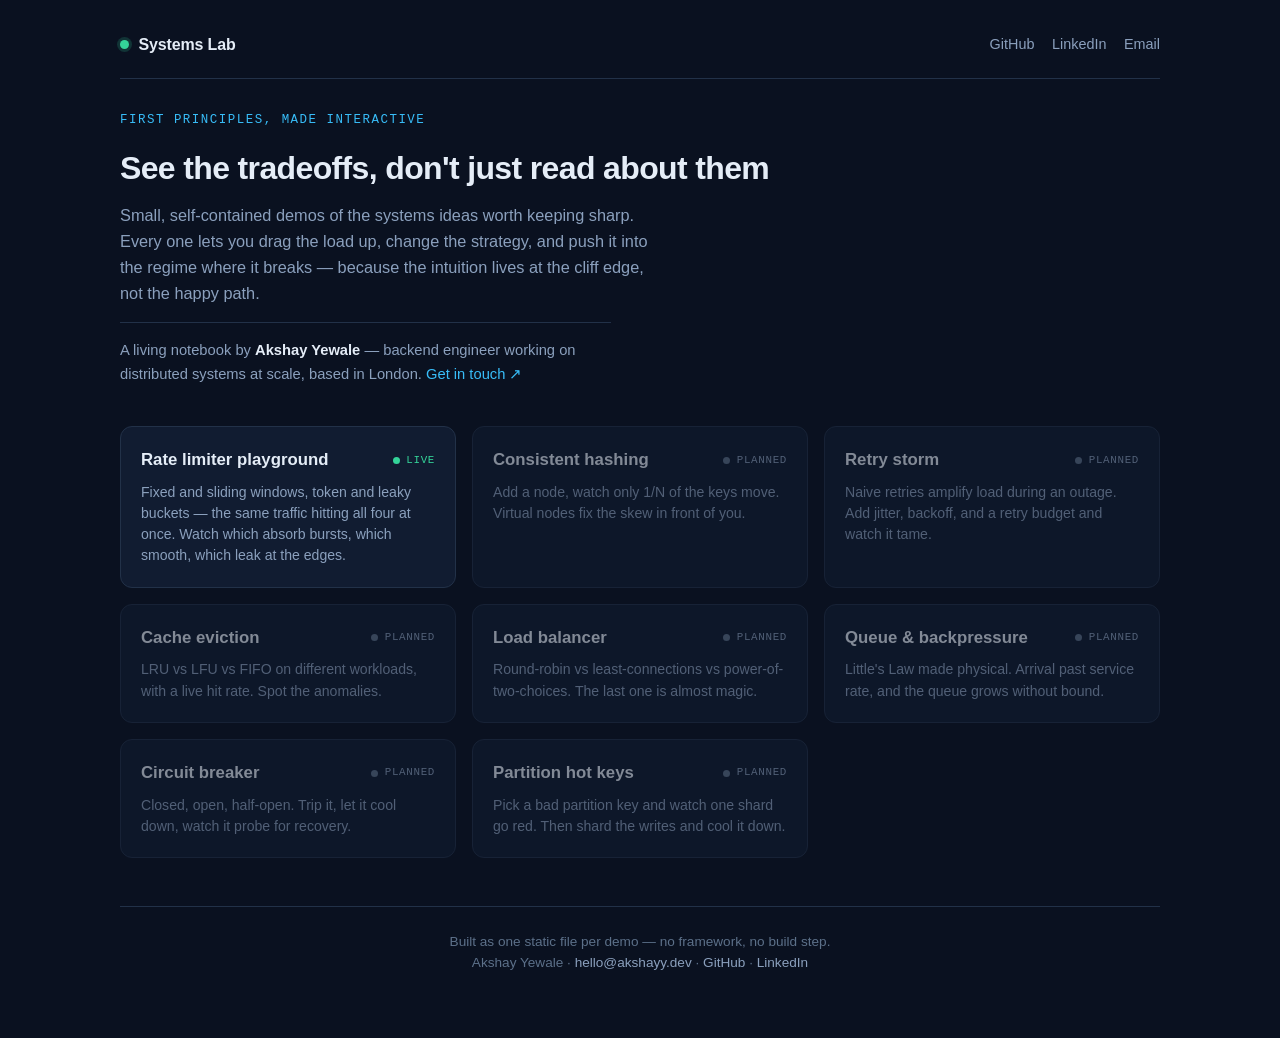
<file: index.html>
<!DOCTYPE html>
<html lang="en">
<head>
    <meta charset="UTF-8">
    <meta name="viewport" content="width=device-width, initial-scale=1.0">
    <title>Akshay Yewale — Systems Lab</title>
    <meta name="description" content="A living notebook of interactive distributed-systems demos by Akshay Yewale — rate limiters, consistent hashing, retry storms, and more. Drag the sliders, watch the tradeoffs.">
    <meta name="author" content="Akshay Yewale">

    <meta property="og:type" content="website">
    <meta property="og:title" content="Akshay Yewale — Systems Lab">
    <meta property="og:description" content="Interactive demos of distributed systems fundamentals. Drag the sliders, push each system into its failure regime, watch what breaks.">
    <meta name="twitter:card" content="summary">

    <link rel="stylesheet" href="assets/lab.css">
</head>
<body>
    <div class="wrap">
        <div class="topbar">
            <div class="brand"><span class="dot"></span> Systems Lab</div>
            <nav class="topnav">
                <a href="https://github.com/akshayy29" target="_blank" rel="noopener">GitHub</a>
                <a href="https://linkedin.com/in/yewaleakshay" target="_blank" rel="noopener">LinkedIn</a>
                <a href="mailto:hello@akshayy.dev">Email</a>
            </nav>
        </div>

        <div class="lead">
            <div class="kicker">First principles, made interactive</div>
            <h1>See the tradeoffs, don't just read about them</h1>
            <p>
                Small, self-contained demos of the systems ideas worth keeping sharp. Every one
                lets you drag the load up, change the strategy, and push it into the regime where
                it breaks — because the intuition lives at the cliff edge, not the happy path.
            </p>
            <p class="byline">
                A living notebook by <b>Akshay Yewale</b> — backend engineer working on
                distributed systems at scale, based in London.
                <a href="mailto:hello@akshayy.dev">Get in touch ↗</a>
            </p>
        </div>

        <div class="demo-grid">
            <a class="demo-card live" href="rate-limiter/">
                <div class="card-head">
                    <h2>Rate limiter playground</h2>
                    <span class="status live"><span class="s-dot"></span> live</span>
                </div>
                <p>Fixed and sliding windows, token and leaky buckets — the same traffic hitting all four at once. Watch which absorb bursts, which smooth, which leak at the edges.</p>
            </a>

            <div class="demo-card soon">
                <div class="card-head">
                    <h2>Consistent hashing</h2>
                    <span class="status"><span class="s-dot"></span> planned</span>
                </div>
                <p>Add a node, watch only 1/N of the keys move. Virtual nodes fix the skew in front of you.</p>
            </div>

            <div class="demo-card soon">
                <div class="card-head">
                    <h2>Retry storm</h2>
                    <span class="status"><span class="s-dot"></span> planned</span>
                </div>
                <p>Naive retries amplify load during an outage. Add jitter, backoff, and a retry budget and watch it tame.</p>
            </div>

            <div class="demo-card soon">
                <div class="card-head">
                    <h2>Cache eviction</h2>
                    <span class="status"><span class="s-dot"></span> planned</span>
                </div>
                <p>LRU vs LFU vs FIFO on different workloads, with a live hit rate. Spot the anomalies.</p>
            </div>

            <div class="demo-card soon">
                <div class="card-head">
                    <h2>Load balancer</h2>
                    <span class="status"><span class="s-dot"></span> planned</span>
                </div>
                <p>Round-robin vs least-connections vs power-of-two-choices. The last one is almost magic.</p>
            </div>

            <div class="demo-card soon">
                <div class="card-head">
                    <h2>Queue &amp; backpressure</h2>
                    <span class="status"><span class="s-dot"></span> planned</span>
                </div>
                <p>Little's Law made physical. Arrival past service rate, and the queue grows without bound.</p>
            </div>

            <div class="demo-card soon">
                <div class="card-head">
                    <h2>Circuit breaker</h2>
                    <span class="status"><span class="s-dot"></span> planned</span>
                </div>
                <p>Closed, open, half-open. Trip it, let it cool down, watch it probe for recovery.</p>
            </div>

            <div class="demo-card soon">
                <div class="card-head">
                    <h2>Partition hot keys</h2>
                    <span class="status"><span class="s-dot"></span> planned</span>
                </div>
                <p>Pick a bad partition key and watch one shard go red. Then shard the writes and cool it down.</p>
            </div>
        </div>

        <footer class="lab-footer">
            Built as one static file per demo — no framework, no build step.<br>
            Akshay Yewale ·
            <a href="mailto:hello@akshayy.dev">hello@akshayy.dev</a> ·
            <a href="https://github.com/akshayy29" target="_blank" rel="noopener">GitHub</a> ·
            <a href="https://linkedin.com/in/yewaleakshay" target="_blank" rel="noopener">LinkedIn</a>
        </footer>
    </div>
</body>
</html>
</file>
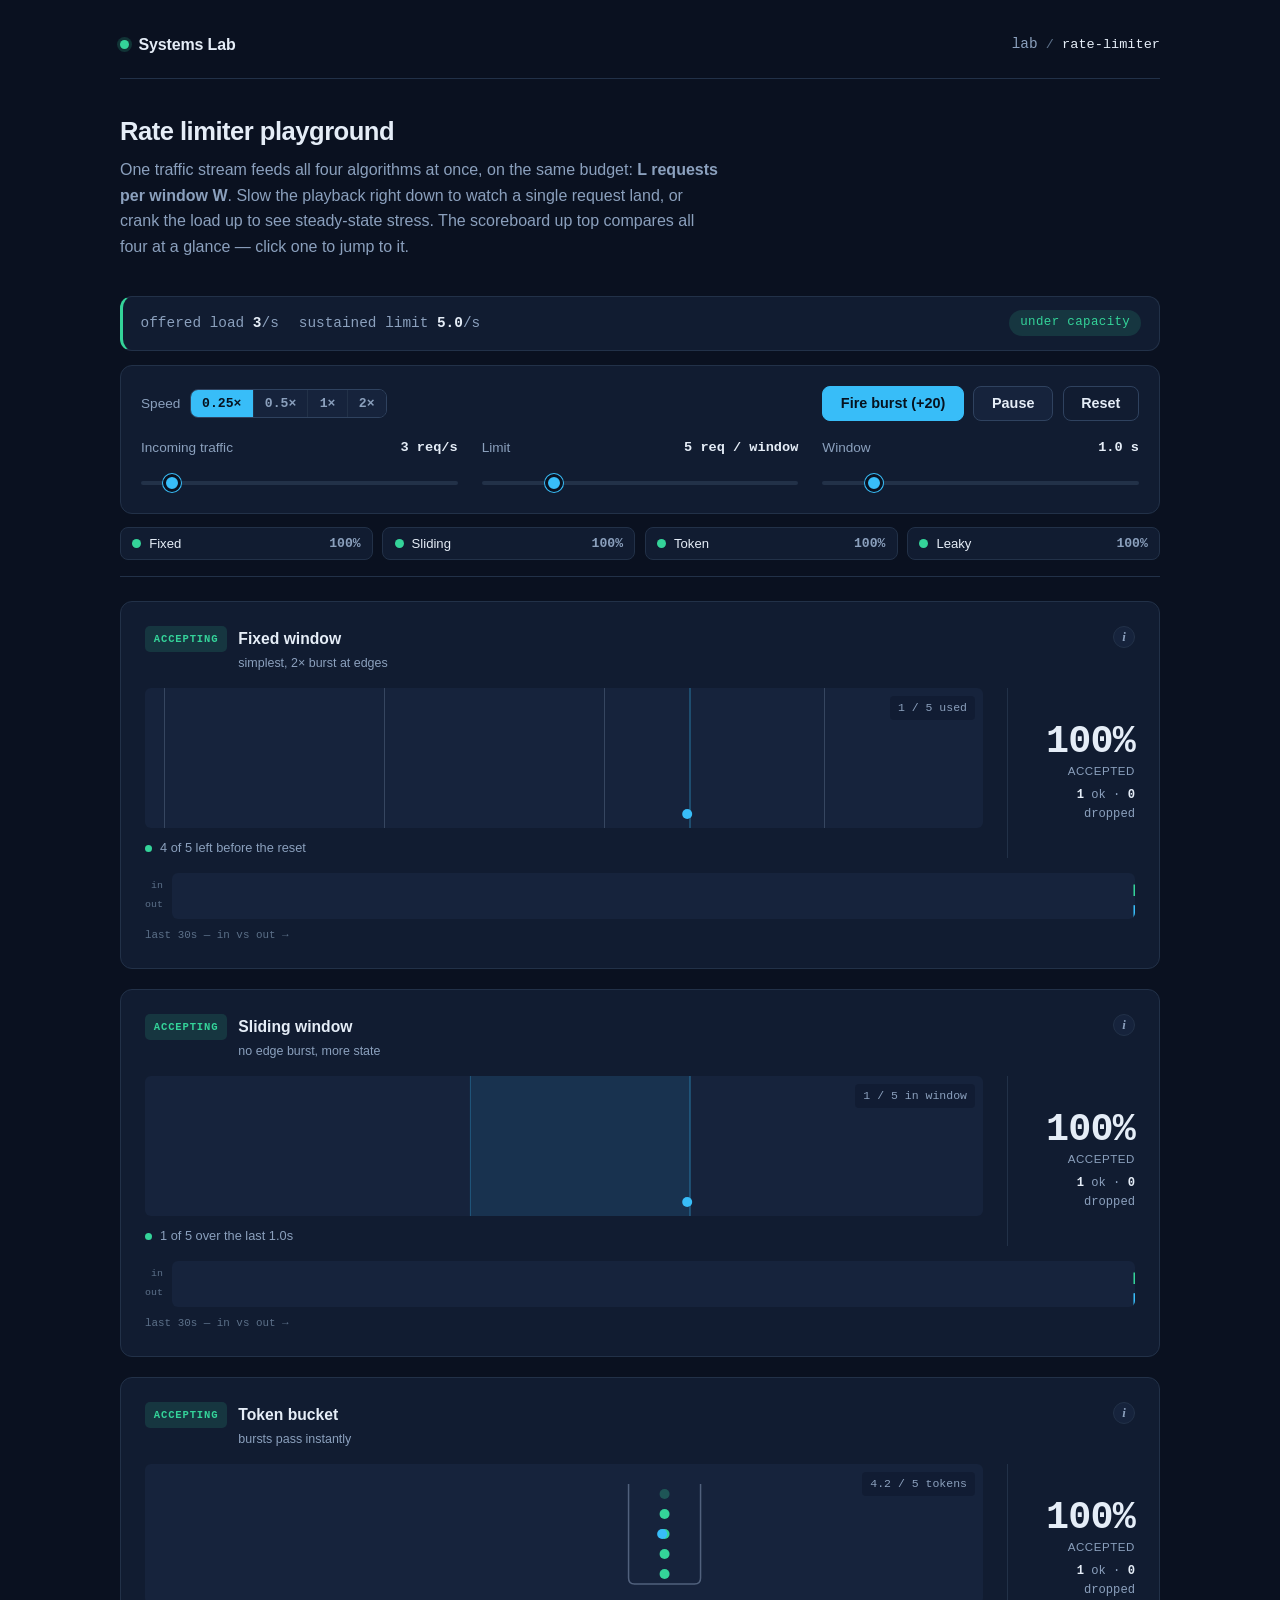
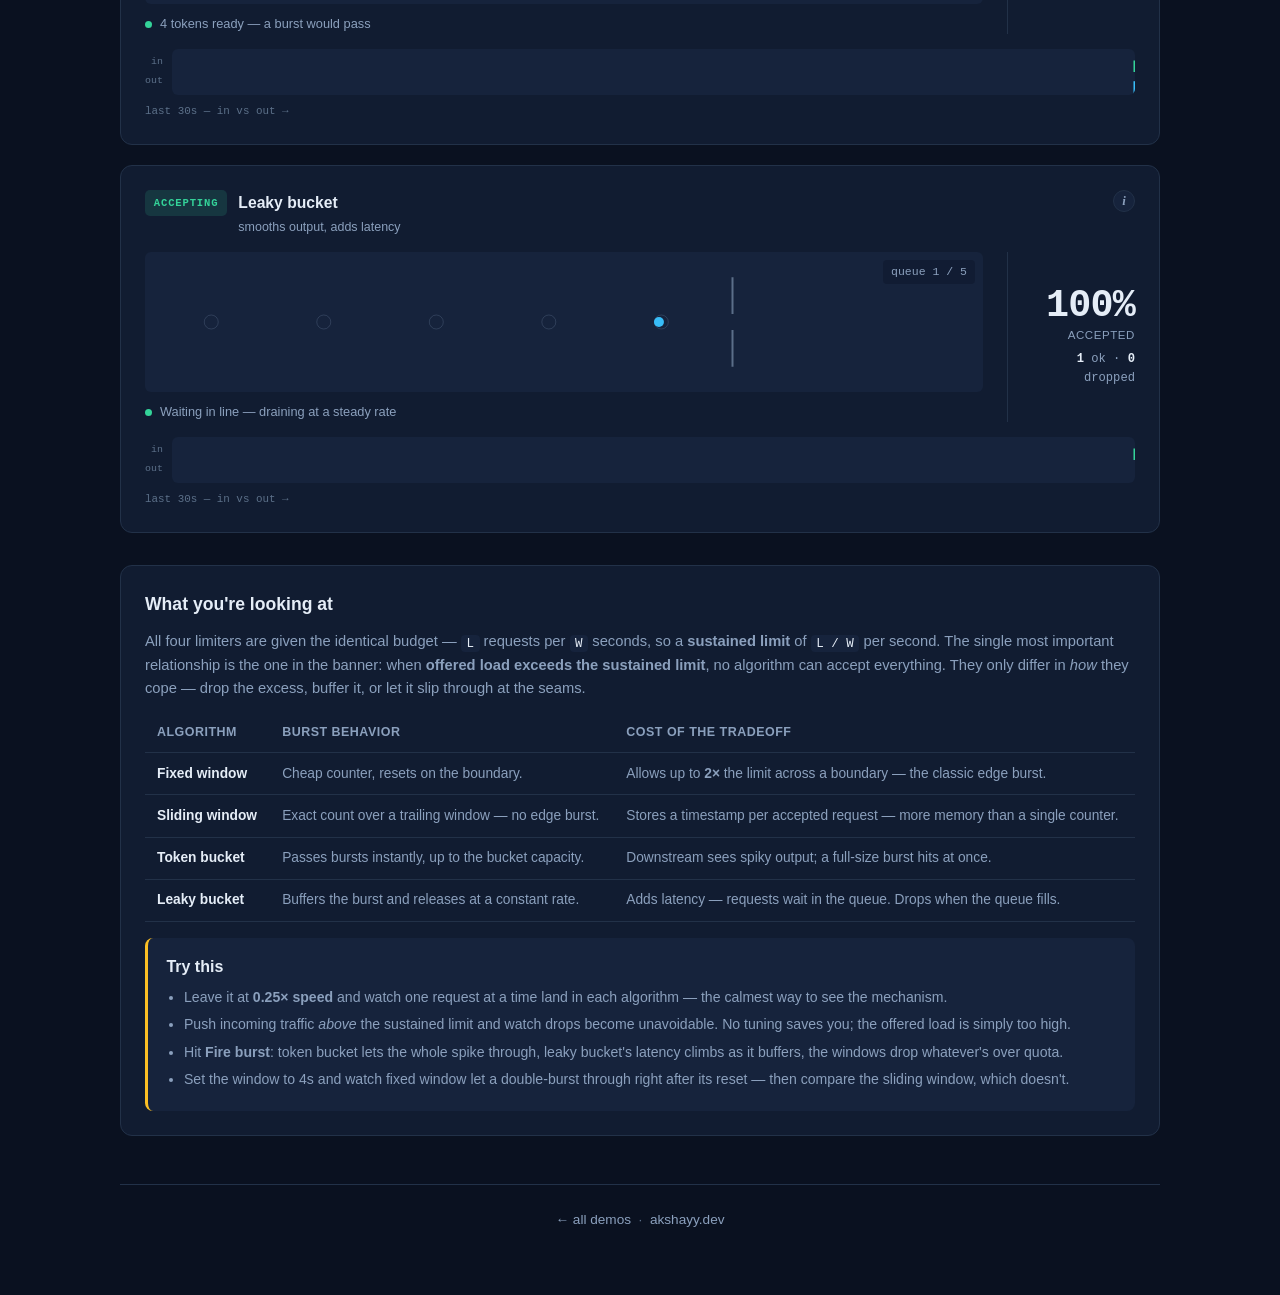
<file: rate-limiter/index.html>
<!DOCTYPE html>
<html lang="en">
<head>
    <meta charset="UTF-8">
    <meta name="viewport" content="width=device-width, initial-scale=1.0">
    <title>Rate limiter playground — Systems Lab</title>
    <meta name="description" content="Token bucket, leaky bucket, fixed and sliding windows — the same traffic hitting all four at once. Slow it down, fire a burst, watch the tradeoffs.">

    <meta property="og:type" content="website">
    <meta property="og:title" content="Rate limiter playground — Systems Lab">
    <meta property="og:description" content="Four rate-limiting algorithms, one live traffic stream. Slow the playback right down and watch which absorb bursts, which smooth, which leak at the edges.">
    <meta name="twitter:card" content="summary">

    <link rel="stylesheet" href="../assets/lab.css">
</head>
<body>
    <div class="wrap">
        <div class="topbar">
            <div class="brand"><span class="dot"></span> Systems Lab</div>
            <div class="crumbs"><a href="../">lab</a> <span>/</span> rate-limiter</div>
        </div>

        <div class="demo-header">
            <h1>Rate limiter playground</h1>
            <p>
                One traffic stream feeds all four algorithms at once, on the same budget:
                <b>L requests per window W</b>. Slow the playback right down to watch a single
                request land, or crank the load up to see steady-state stress. The scoreboard
                up top compares all four at a glance — click one to jump to it.
            </p>
        </div>

        <div class="sticky-zone">
            <div class="banner ok" id="banner">
                <span class="b-item">offered load <b id="b-offered">3</b>/s</span>
                <span class="b-item">sustained limit <b id="b-sustained">5.0</b>/s</span>
                <span class="b-status ok" id="b-status">under capacity</span>
            </div>

            <div class="controls">
                <div class="controls-top">
                    <div class="speed">
                        <span class="speed-label">Speed</span>
                        <div class="seg" id="speed-seg">
                            <button type="button" data-speed="0.25" class="active">0.25×</button>
                            <button type="button" data-speed="0.5">0.5×</button>
                            <button type="button" data-speed="1">1×</button>
                            <button type="button" data-speed="2">2×</button>
                        </div>
                    </div>
                    <div class="control-actions">
                        <button class="primary" id="burst">Fire burst (+20)</button>
                        <button id="playpause">Pause</button>
                        <button class="ghost" id="reset">Reset</button>
                    </div>
                </div>
                <div class="controls-sliders">
                    <div class="control">
                        <label>Incoming traffic <b><span id="v-rate">3</span> req/s</b></label>
                        <input type="range" id="rate" min="0" max="40" step="1" value="3">
                    </div>
                    <div class="control">
                        <label>Limit <b><span id="v-limit">5</span> req / window</b></label>
                        <input type="range" id="limit" min="1" max="20" step="1" value="5">
                    </div>
                    <div class="control">
                        <label>Window <b><span id="v-window">1.0</span> s</b></label>
                        <input type="range" id="window" min="0.5" max="4" step="0.5" value="1">
                    </div>
                </div>
            </div>

            <div class="scoreboard" id="scoreboard"></div>
        </div>

        <div class="panels" id="panels"></div>

        <div class="explainer">
            <h2>What you're looking at</h2>
            <p>
                All four limiters are given the identical budget — <code>L</code> requests per
                <code>W</code> seconds, so a <b>sustained limit</b> of <code>L / W</code> per second.
                The single most important relationship is the one in the banner: when
                <b>offered load exceeds the sustained limit</b>, no algorithm can accept everything.
                They only differ in <em>how</em> they cope — drop the excess, buffer it, or let it
                slip through at the seams.
            </p>

            <table>
                <thead>
                    <tr><th>Algorithm</th><th>Burst behavior</th><th>Cost of the tradeoff</th></tr>
                </thead>
                <tbody>
                    <tr>
                        <td>Fixed window</td>
                        <td>Cheap counter, resets on the boundary.</td>
                        <td>Allows up to <b>2×</b> the limit across a boundary — the classic edge burst.</td>
                    </tr>
                    <tr>
                        <td>Sliding window</td>
                        <td>Exact count over a trailing window — no edge burst.</td>
                        <td>Stores a timestamp per accepted request — more memory than a single counter.</td>
                    </tr>
                    <tr>
                        <td>Token bucket</td>
                        <td>Passes bursts instantly, up to the bucket capacity.</td>
                        <td>Downstream sees spiky output; a full-size burst hits at once.</td>
                    </tr>
                    <tr>
                        <td>Leaky bucket</td>
                        <td>Buffers the burst and releases at a constant rate.</td>
                        <td>Adds latency — requests wait in the queue. Drops when the queue fills.</td>
                    </tr>
                </tbody>
            </table>

            <div class="try">
                <b>Try this</b>
                <ul>
                    <li>Leave it at <b>0.25× speed</b> and watch one request at a time land in each algorithm — the calmest way to see the mechanism.</li>
                    <li>Push incoming traffic <em>above</em> the sustained limit and watch drops become unavoidable. No tuning saves you; the offered load is simply too high.</li>
                    <li>Hit <b>Fire burst</b>: token bucket lets the whole spike through, leaky bucket's latency climbs as it buffers, the windows drop whatever's over quota.</li>
                    <li>Set the window to 4s and watch fixed window let a double-burst through right after its reset — then compare the sliding window, which doesn't.</li>
                </ul>
            </div>
        </div>

        <footer class="lab-footer">
            <a href="../">← all demos</a> &nbsp;·&nbsp; <a href="https://akshayy.dev">akshayy.dev</a>
        </footer>
    </div>

    <script src="../assets/lab.js"></script>
    <script>
    (function () {
        'use strict';
        var R = window.Lab;

        var cfg = { rate: 3, limit: 5, window: 1, speed: 0.25 };

        /* --- The four limiters. Each: tick(dt), accept()->bool, head()->0..1, gauge(), sub(), status() --- */

        function fixedWindow() {
            return {
                name: 'Fixed window', note: 'simplest, 2× burst at edges', hasChamber: 'grid',
                how: 'Counts requests inside the current <b>W-second window</b>. Once the count hits the limit, extra requests are dropped until the clock ticks into the next window and the counter <b>resets to zero</b>. Cheap — one integer per client — but the abrupt reset is its weakness.',
                count: 0, elapsed: 0,
                reset: function () { this.count = 0; this.elapsed = 0; },
                tick: function (dt) {
                    this.elapsed += dt;
                    while (this.elapsed >= cfg.window) { this.elapsed -= cfg.window; this.count = 0; }
                },
                accept: function () {
                    if (this.count < cfg.limit) { this.count += 1; return true; }
                    return false;
                },
                currentSlot: function () { return this.count - 1; },
                head: function () { return (cfg.limit - this.count) / cfg.limit; },
                gauge: function () { return this.count + ' / ' + cfg.limit + ' used'; },
                sub: function () { return 'resets in ' + (cfg.window - this.elapsed).toFixed(1) + 's'; },
                windowProgress: function () { return this.elapsed / cfg.window; },
                status: function () {
                    if (this.count >= cfg.limit) return 'Quota used up — dropping for ' + (cfg.window - this.elapsed).toFixed(1) + 's';
                    return (cfg.limit - this.count) + ' of ' + cfg.limit + ' left before the reset';
                }
            };
        }

        function slidingWindow() {
            return {
                name: 'Sliding window', note: 'no edge burst, more state', hasChamber: 'lens',
                how: 'Stores a timestamp for every accepted request and forgets any older than the trailing <b>W-second window</b>. Because it\'s an exact count over a true rolling window, there\'s <b>no boundary spike</b> — the tradeoff is remembering one timestamp per accepted request instead of a single counter (production systems often use a cheaper weighted-counter approximation instead).',
                log: [], simNow: 0,
                reset: function () { this.log = []; this.simNow = 0; },
                tick: function (dt) { this.simNow += dt; this._prune(); },
                _prune: function () {
                    var cutoff = this.simNow - cfg.window;
                    while (this.log.length && this.log[0] <= cutoff) this.log.shift();
                },
                accept: function () {
                    this._prune();
                    if (this.log.length < cfg.limit) { this.log.push(this.simNow); return true; }
                    return false;
                },
                currentSlot: function () { return this.log.length - 1; },
                head: function () { return (cfg.limit - this.log.length) / cfg.limit; },
                gauge: function () { return this.log.length + ' / ' + cfg.limit + ' in window'; },
                sub: function () { return ''; },
                status: function () {
                    if (this.log.length >= cfg.limit) return 'At the limit — throttling smoothly';
                    return this.log.length + ' of ' + cfg.limit + ' over the last ' + cfg.window.toFixed(1) + 's';
                }
            };
        }

        function tokenBucket() {
            return {
                name: 'Token bucket', note: 'bursts pass instantly', hasChamber: 'jar',
                how: 'Tokens drip into a bucket at the sustained rate, up to a <b>capacity</b>. Each request spends one token. A full bucket lets an <b>entire burst</b> through at once; once empty, it throttles down to the drip rate.',
                tokens: cfg.limit,
                reset: function () { this.tokens = cfg.limit; },
                tick: function (dt) {
                    var refill = cfg.limit / cfg.window;               // tokens per second
                    this.tokens = Math.min(cfg.limit, this.tokens + refill * dt);
                },
                accept: function () {
                    if (this.tokens >= 1) { this.tokens -= 1; return true; }
                    return false;
                },
                head: function () { return this.tokens / cfg.limit; },
                // Truncate rather than round — "5.0 tokens" must never appear
                // while status() (which floors) still says only 4 are ready.
                gauge: function () { return (Math.floor(this.tokens * 10) / 10).toFixed(1) + ' / ' + cfg.limit + ' tokens'; },
                sub: function () { return ''; },
                status: function () {
                    var n = Math.floor(this.tokens);
                    if (n >= 1) return n + ' token' + (n === 1 ? '' : 's') + ' ready — a burst would pass';
                    return 'Empty — accepting only at the refill rate';
                }
            };
        }

        function leakyBucket() {
            return {
                name: 'Leaky bucket', note: 'smooths output, adds latency', hasChamber: 'queue',
                how: 'Requests wait in a line of at most <b>L</b> slots. A gate opens on a steady metronome — once every <b>W / L</b> seconds — and releases exactly one waiting request, no matter how bursty the arrivals were. That steady output is the whole point; the cost is the wait itself, and a queue that\'s already full drops anything new.',
                queue: [], gatePhase: 0, simNow: 0,           // queue holds arrival timestamps, front = queue[0]
                reset: function () { this.queue = []; this.gatePhase = 0; this.simNow = 0; },
                tick: function (dt) {
                    this.simNow += dt;
                    var period = cfg.window / cfg.limit;              // seconds between departures
                    this.gatePhase += dt;
                    var guard = 0;
                    while (this.gatePhase >= period && this.queue.length > 0 && guard < 100) {
                        this.gatePhase -= period;
                        this.queue.shift();
                        if (this._onDepart) this._onDepart(this.simNow);
                        guard++;
                    }
                    // An empty queue doesn't "bank" leak credit while idle — the gate
                    // has nothing to release, so its timer doesn't advance either.
                    if (this.queue.length === 0) this.gatePhase = 0;
                },
                accept: function () {
                    if (this.queue.length < cfg.limit) { this.queue.push(this.simNow); return true; }
                    return false;
                },
                head: function () { return (cfg.limit - this.queue.length) / cfg.limit; },
                gauge: function () { return 'queue ' + this.queue.length + ' / ' + cfg.limit; },
                sub: function () {
                    var period = cfg.window / cfg.limit;
                    return '≈ ' + Math.round(this.queue.length * period * 1000) + 'ms latency';
                },
                status: function () {
                    if (this.queue.length >= cfg.limit) return 'Queue full — dropping the overflow';
                    if (this.queue.length > 0) return 'Waiting in line — draining at a steady rate';
                    return 'Empty — passing through instantly';
                }
            };
        }

        // Ordered simplest → most sophisticated, so the ideas build on each other.
        var limiters = [fixedWindow(), slidingWindow(), tokenBucket(), leakyBucket()];
        limiters.forEach(function (l) { l.acc = 0; l.rej = 0; l.hEMA = null; });

        /**
         * Scrolling timeline chamber shared by the two window algorithms.
         * "Now" sits at a fixed playhead (65% width); the world scrolls left as
         * sim time advances. Fixed window overlays a boundary grid where landed
         * dots stack per-window-segment (mode 'grid'); sliding window overlays a
         * trailing lens instead (mode 'lens', added in Phase 2).
         *
         * Motion is wall-clock (spec §2.3): flight/reject durations never scale
         * with playback speed, only the world-scroll rate (driven by simNow) does.
         */
        function TimelineChamber(canvas, opts) {
            this.canvas = canvas;
            this.ctx = canvas.getContext('2d');
            this.mode = opts.mode;
            this.getW = opts.getW;
            this.getL = opts.getL;
            this.pool = new R.DotPool(30); // per-chamber budget; 4 chambers ≈ 120 page-wide (spec §6)
            this.landed = [];              // grid mode: {simT, slot}
            this._lastWinIdx = null;
            this._wallClock = 0;
            this._flashAt = -Infinity;
            this._resize();
            var self = this;
            window.addEventListener('resize', function () { self._resize(); });
        }
        TimelineChamber.prototype._resize = function () {
            var dpr = Math.min(window.devicePixelRatio || 1, 2);
            var r = this.canvas.getBoundingClientRect();
            this.canvas.width = Math.max(1, r.width * dpr);
            this.canvas.height = Math.max(1, r.height * dpr);
            this.ctx.setTransform(dpr, 0, 0, dpr, 0, 0);
            this.w = r.width; this.h = r.height;
            this.playheadX = this.w * 0.65;
        };
        TimelineChamber.prototype.pxPerSimSecond = function () {
            var W = this.getW();
            return Math.min(this.w / (2.5 * W), 220);
        };
        TimelineChamber.prototype._dotRadius = function () {
            var base = window.innerWidth < 640 ? 4 : 5;
            var slotH = this.h / this.getL();
            return Math.max(2, Math.min(base, slotH / 2 - 1));
        };
        TimelineChamber.prototype._slotY = function (slot) {
            var L = this.getL();
            var slotH = this.h / L;
            return this.h - (slot + 1) * slotH + slotH / 2;
        };
        // slot: 0-based stack position within the current window (grid mode only)
        // delay: wall-clock seconds before the flight begins (bursts fan out, spec §5.1)
        TimelineChamber.prototype.onArrival = function (ok, simNow, slot, delay) {
            var self = this;
            var landY = ok ? this._slotY(slot) : this.h / 2;
            var dot = new R.Dot({ x0: 0, y0: landY, x1: this.playheadX, y1: landY, r: this._dotRadius(), color: '#38bdf8', flightDur: 0.3, delay: delay || 0 });
            dot.onLanded = function () {
                if (ok) {
                    // Ownership transfers to the chamber's own scrolling world —
                    // retire the pool sprite so it doesn't sit frozen at the playhead.
                    self.landed.push({ simT: simNow, slot: slot });
                    dot.instantComplete();
                } else {
                    dot.reject('#f87171');
                }
            };
            this.pool.spawn(dot);
        };
        TimelineChamber.prototype.update = function (simNow, wallDt) {
            this._wallClock += wallDt;
            this.pool.update(wallDt);
            var W = this.getW();
            var winIdx = Math.floor(simNow / W);
            if (this._lastWinIdx !== null && winIdx !== this._lastWinIdx) this._flashAt = this._wallClock;
            this._lastWinIdx = winIdx;
            var ppss = this.pxPerSimSecond();
            for (var i = this.landed.length - 1; i >= 0; i--) {
                var x = this.playheadX + (this.landed[i].simT - simNow) * ppss;
                if (x < -12) this.landed.splice(i, 1);
            }
        };
        TimelineChamber.prototype.reset = function () {
            this.landed = []; this._lastWinIdx = null; this._flashAt = -Infinity; this._wallClock = 0;
            this.pool.clear();
        };
        TimelineChamber.prototype.draw = function (simNow) {
            var ctx = this.ctx, W = this.getW();
            var ppss = this.pxPerSimSecond();
            ctx.clearRect(0, 0, this.w, this.h);

            if (this.mode === 'grid') {
                var backSec = this.playheadX / ppss;
                var fwdSec = (this.w - this.playheadX) / ppss;
                var kStart = Math.floor((simNow - backSec) / W) - 1;
                var kEnd = Math.ceil((simNow + fwdSec) / W) + 1;
                ctx.strokeStyle = 'rgba(139,160,189,0.28)';
                ctx.lineWidth = 1;
                for (var k = kStart; k <= kEnd; k++) {
                    var bt = k * W;
                    var x = this.playheadX + (bt - simNow) * ppss;
                    if (x < -2 || x > this.w + 2) continue;
                    ctx.beginPath(); ctx.moveTo(Math.round(x) + 0.5, 0); ctx.lineTo(Math.round(x) + 0.5, this.h); ctx.stroke();
                }
                var flashAge = this._wallClock - this._flashAt;
                if (flashAge >= 0 && flashAge < 0.15 && this._lastWinIdx !== null) {
                    var alpha = 1 - flashAge / 0.15;
                    var fbt = this._lastWinIdx * W;
                    var fx = this.playheadX + (fbt - simNow) * ppss;
                    ctx.fillStyle = 'rgba(255,255,255,' + (alpha * 0.4).toFixed(2) + ')';
                    ctx.fillRect(fx - 1, 0, 3, this.h);
                }
            } else if (this.mode === 'lens') {
                // Trailing edge sits exactly W sim-seconds behind the playhead —
                // dots that cross it stop counting (see age-based opacity below).
                var trailX = this.playheadX - W * ppss;
                var bandX = Math.max(0, trailX);
                ctx.fillStyle = 'rgba(56,189,248,0.10)';
                ctx.fillRect(bandX, 0, this.playheadX - bandX, this.h);
                if (trailX > -2) {
                    ctx.strokeStyle = 'rgba(56,189,248,0.25)';
                    ctx.lineWidth = 1;
                    ctx.beginPath(); ctx.moveTo(Math.round(trailX) + 0.5, 0); ctx.lineTo(Math.round(trailX) + 0.5, this.h); ctx.stroke();
                }
            }

            // playhead ("now") marker
            ctx.fillStyle = 'rgba(56,189,248,0.55)';
            ctx.fillRect(Math.round(this.playheadX) - 0.5, 0, 1, this.h);

            // landed history (world-scrolled)
            var r = this._dotRadius();
            for (var i2 = 0; i2 < this.landed.length; i2++) {
                var d = this.landed[i2];
                var lx = this.playheadX + (d.simT - simNow) * ppss;
                var ly = this._slotY(d.slot);
                // Lens mode: a dot past the trailing edge no longer counts toward
                // the limit — dim it so that fact is visible, not just implied.
                ctx.globalAlpha = (this.mode === 'lens' && (simNow - d.simT) > W) ? 0.35 : 1;
                ctx.fillStyle = '#34d399';
                ctx.beginPath(); ctx.arc(lx, ly, r, 0, Math.PI * 2); ctx.fill();
            }
            ctx.globalAlpha = 1;

            // in-flight / rejecting dots
            this.pool.draw(ctx);
        };

        /**
         * Token bucket chamber: a jar of discrete coins with a drip refill.
         * Unlike the timeline chambers, the coin stack has no history to track —
         * it's redrawn fresh every frame as a pure function of the live token
         * count. Only the drip-fall, consumption-pop, and request-dot flights
         * are animated (wall-clock, per spec §2.3).
         */
        function JarChamber(canvas, opts) {
            this.canvas = canvas;
            this.ctx = canvas.getContext('2d');
            this.getW = opts.getW;
            this.getL = opts.getL;
            this.getTokens = opts.getTokens;
            this.pool = new R.DotPool(30);
            this._dripPhase = 0; // wraps 0..1; each wrap is one refill tick, whether or not the jar has room
            this._resize();
            var self = this;
            window.addEventListener('resize', function () { self._resize(); });
        }
        JarChamber.prototype._resize = function () {
            var dpr = Math.min(window.devicePixelRatio || 1, 2);
            var r = this.canvas.getBoundingClientRect();
            this.canvas.width = Math.max(1, r.width * dpr);
            this.canvas.height = Math.max(1, r.height * dpr);
            this.ctx.setTransform(dpr, 0, 0, dpr, 0, 0);
            this.w = r.width; this.h = r.height;
            this.jarW = Math.min(72, this.w * 0.24);
            this.jarH = Math.min(100, this.h * 0.74);
            this.jarX = this.w * 0.62;
            this.jarTop = this.h / 2 - this.jarH / 2;
            this.jarBottom = this.jarTop + this.jarH;
            this.laneY = this.h / 2;
        };
        JarChamber.prototype._dotRadius = function () {
            var base = window.innerWidth < 640 ? 4 : 5;
            var slotH = this.jarH / Math.max(1, this.getL());
            return Math.max(2, Math.min(base, slotH / 2 - 1));
        };
        JarChamber.prototype._coinY = function (slot) {
            var L = this.getL();
            var slotH = this.jarH / L;
            return this.jarBottom - (slot + 1) * slotH + slotH / 2;
        };
        JarChamber.prototype.onArrival = function (ok, simNow, slot, delay) {
            var self = this;
            var r = this._dotRadius();
            var dot = new R.Dot({ x0: 0, y0: this.laneY, x1: this.jarX, y1: this.laneY, r: r, color: '#38bdf8', flightDur: 0.3, delay: delay || 0 });
            dot.onLanded = function () {
                if (ok) {
                    dot.exit(self.w, self.laneY, '#34d399', 0.25);
                    // Consumption pop: a brief marker at the coin slot just vacated.
                    var poppedSlot = Math.max(0, Math.floor(self.getTokens()));
                    var pop = new R.Dot({ x0: self.jarX, y0: self._coinY(poppedSlot), x1: self.jarX, y1: self._coinY(poppedSlot), r: r, color: '#34d399', flightDur: 0.001 });
                    pop.state = 'landed';
                    pop.popOut(0.15);
                    self.pool.spawn(pop);
                } else {
                    dot.reject('#f87171');
                }
            };
            this.pool.spawn(dot);
        };
        JarChamber.prototype.update = function (simNow, wallDt, simDt) {
            this.pool.update(wallDt);
            var L = this.getL(), W = this.getW();
            var refillRate = L / W; // tokens per sim-second
            this._dripPhase += refillRate * simDt;
            var guard = 0;
            while (this._dripPhase >= 1 && guard < 50) {
                this._dripPhase -= 1;
                this._spawnDrip();
                guard++;
            }
        };
        JarChamber.prototype._spawnDrip = function () {
            var tokens = this.getTokens();
            var L = this.getL();
            var r = this._dotRadius();
            var dripOriginY = this.jarTop - 18;
            if (tokens < L - 1e-6) {
                var slot = Math.floor(tokens);
                var drip = new R.Dot({ x0: this.jarX, y0: dripOriginY, x1: this.jarX, y1: this._coinY(slot), r: r, color: '#34d399', flightDur: 0.15 });
                drip.onLanded = function () { drip.instantComplete(); }; // the live redraw already shows the coin
                this.pool.spawn(drip);
            } else {
                // Jar's full — this refill is wasted. Bounce off the rim and vanish.
                var bounce = new R.Dot({ x0: this.jarX, y0: dripOriginY, x1: this.jarX, y1: this.jarTop + 4, r: r, color: '#5c7089', flightDur: 0.1 });
                bounce.onLanded = function () { bounce.popOut(0.15); };
                this.pool.spawn(bounce);
            }
        };
        JarChamber.prototype.reset = function () {
            this._dripPhase = 0;
            this.pool.clear();
        };
        JarChamber.prototype.draw = function () {
            var ctx = this.ctx;
            ctx.clearRect(0, 0, this.w, this.h);

            ctx.strokeStyle = 'rgba(139,160,189,0.5)';
            ctx.lineWidth = 1.5;
            var jarLeft = this.jarX - this.jarW / 2, jarRight = this.jarX + this.jarW / 2;
            var rad = 6;
            ctx.beginPath();
            ctx.moveTo(jarLeft, this.jarTop);
            ctx.lineTo(jarLeft, this.jarBottom - rad);
            ctx.quadraticCurveTo(jarLeft, this.jarBottom, jarLeft + rad, this.jarBottom);
            ctx.lineTo(jarRight - rad, this.jarBottom);
            ctx.quadraticCurveTo(jarRight, this.jarBottom, jarRight, this.jarBottom - rad);
            ctx.lineTo(jarRight, this.jarTop);
            ctx.stroke();

            // coin stack — pure function of the live token count, no history needed
            var tokens = this.getTokens();
            var whole = Math.floor(tokens);
            var frac = tokens - whole;
            var r = this._dotRadius();
            ctx.fillStyle = '#34d399';
            for (var i = 0; i < whole; i++) {
                var cy = this._coinY(i);
                ctx.beginPath(); ctx.arc(this.jarX, cy, r, 0, Math.PI * 2); ctx.fill();
            }
            if (frac > 0.02) {
                ctx.globalAlpha = frac;
                var cy2 = this._coinY(whole);
                ctx.beginPath(); ctx.arc(this.jarX, cy2, r, 0, Math.PI * 2); ctx.fill();
                ctx.globalAlpha = 1;
            }

            this.pool.draw(ctx);
        };

        /**
         * Leaky bucket chamber: a line of waiting dots in front of a metronome
         * gate. Unlike the jar, occupants ARE tracked as an ordered list of live
         * Dot objects — their visual position depends on FIFO order, not just a
         * count. Departures are driven by the limiter's own gate timer via the
         * releaseFront() callback, so the visual queue and the simulation's
         * discrete queue are the same fact, viewed twice.
         */
        function QueueChamber(canvas, opts) {
            this.canvas = canvas;
            this.ctx = canvas.getContext('2d');
            this.getW = opts.getW;
            this.getL = opts.getL;
            this.pool = new R.DotPool(30);
            this.waiting = [];              // ordered Dot objects, front = waiting[0] (closest to the gate)
            this._wallClock = 0;
            this._gateFlashAt = -Infinity;
            this._resize();
            var self = this;
            window.addEventListener('resize', function () { self._resize(); });
        }
        QueueChamber.prototype._resize = function () {
            var dpr = Math.min(window.devicePixelRatio || 1, 2);
            var r = this.canvas.getBoundingClientRect();
            this.canvas.width = Math.max(1, r.width * dpr);
            this.canvas.height = Math.max(1, r.height * dpr);
            this.ctx.setTransform(dpr, 0, 0, dpr, 0, 0);
            this.w = r.width; this.h = r.height;
            this.gateX = this.w * 0.70;
            this.laneY = this.h / 2;
            this.areaLeft = 10;
            this.areaRight = this.gateX - 14;
        };
        QueueChamber.prototype._dotRadius = function () {
            var base = window.innerWidth < 640 ? 4 : 5;
            var slotW = (this.areaRight - this.areaLeft) / Math.max(1, this.getL());
            return Math.max(2, Math.min(base, slotW / 2 - 1));
        };
        QueueChamber.prototype._slotX = function (index) {
            var L = this.getL();
            var slotW = (this.areaRight - this.areaLeft) / L;
            return this.areaRight - (index + 0.5) * slotW;
        };
        QueueChamber.prototype.onArrival = function (ok, simNow, slot, delay) {
            var r = this._dotRadius();
            if (ok) {
                var idx = this.waiting.length;
                var dot = new R.Dot({ x0: 0, y0: this.laneY, x1: this._slotX(idx), y1: this.laneY, r: r, color: '#38bdf8', flightDur: 0.3, delay: delay || 0 });
                this.waiting.push(dot);
                this.pool.spawn(dot);
            } else {
                var dot2 = new R.Dot({ x0: 0, y0: this.laneY, x1: this.gateX - 8, y1: this.laneY, r: r, color: '#38bdf8', flightDur: 0.3, delay: delay || 0 });
                dot2.onLanded = function () { dot2.reject('#f87171'); };
                this.pool.spawn(dot2);
            }
        };
        // Called by the limiter's own gate timer the instant it releases the front of the real queue.
        QueueChamber.prototype.releaseFront = function () {
            var front = this.waiting.shift();
            if (front) front.exit(this.w + 10, this.laneY, '#34d399', 0.25);
            for (var i = 0; i < this.waiting.length; i++) {
                this.waiting[i].retarget(this._slotX(i), this.laneY, 0.12);
            }
            this._gateFlashAt = this._wallClock;
        };
        QueueChamber.prototype.update = function (simNow, wallDt) {
            this._wallClock += wallDt;
            this.pool.update(wallDt);
        };
        QueueChamber.prototype.reset = function () {
            this.waiting = [];
            this.pool.clear();
            this._gateFlashAt = -Infinity;
        };
        QueueChamber.prototype.draw = function () {
            var ctx = this.ctx;
            ctx.clearRect(0, 0, this.w, this.h);

            var L = this.getL();
            var r = this._dotRadius();
            ctx.strokeStyle = 'rgba(139,160,189,0.22)';
            ctx.lineWidth = 1;
            for (var i = 0; i < L; i++) {
                var sx = this._slotX(i);
                ctx.beginPath(); ctx.arc(sx, this.laneY, r + 2, 0, Math.PI * 2); ctx.stroke();
            }

            // gate — a vertical bar with a small aperture the dots pass through
            var flashAge = this._wallClock - this._gateFlashAt;
            var flashing = flashAge >= 0 && flashAge < 0.1;
            ctx.strokeStyle = flashing ? 'rgba(255,255,255,0.9)' : 'rgba(139,160,189,0.6)';
            ctx.lineWidth = flashing ? 3 : 2;
            var gx = Math.round(this.gateX) + 0.5;
            ctx.beginPath();
            ctx.moveTo(gx, this.laneY - this.h * 0.32);
            ctx.lineTo(gx, this.laneY - r - 3);
            ctx.moveTo(gx, this.laneY + r + 3);
            ctx.lineTo(gx, this.laneY + this.h * 0.32);
            ctx.stroke();

            this.pool.draw(ctx);
        };

        var STRIP_COLORS = { accept: '#34d399', reject: '#f87171', out: '#38bdf8' };
        function stateColor(st) {
            return st === 'accepting' ? '#34d399' : st === 'throttling' ? '#fbbf24' : '#f87171';
        }

        // Time-based lookback (not event-count-based): at low arrival rates, a
        // fixed "last N events" window can take far longer than a few seconds
        // to flush stale data after traffic drops. A few sim-seconds recovers
        // at a consistent, rate-independent pace.
        var RECENT_WINDOW_SEC = 3;
        function recentAcceptPct(l, simNow) {
            var evs = l.strip.inEvents;
            var cutoff = simNow - RECENT_WINDOW_SEC;
            var total = 0, ok = 0;
            for (var i = evs.length - 1; i >= 0 && evs[i].t >= cutoff; i--) {
                total++;
                if (evs[i].kind === 'accept') ok++;
            }
            if (!total) return 100;
            return Math.round(ok / total * 100);
        }

        // Stable state read: smoothed headroom + recent reject fraction, so badges don't flicker.
        function stateOf(l, simNow) {
            var evs = l.strip.inEvents;
            var cutoff = simNow - RECENT_WINDOW_SEC;
            var total = 0, rej = 0;
            for (var i = evs.length - 1; i >= 0 && evs[i].t >= cutoff; i--) {
                total++;
                if (evs[i].kind === 'reject') rej++;
            }
            var rf = total ? rej / total : 0;
            var h = (l.hEMA == null) ? 1 : l.hEMA;
            if (rf >= 0.35) return 'dropping';
            if (rf >= 0.1 || h < 0.35) return 'throttling';
            return 'accepting';
        }

        /* --- Build big panels --- */
        var panelsEl = document.getElementById('panels');
        limiters.forEach(function (l, idx) {
            var p = document.createElement('div');
            p.className = 'panel';
            p.id = 'panel-' + idx;
            p.innerHTML =
                '<div class="panel-head">' +
                '<span class="state-badge" data-badge>ACCEPTING</span>' +
                '<div class="panel-titles"><span class="panel-name">' + l.name + '</span>' +
                '<span class="panel-note">' + l.note + '</span></div>' +
                '<button class="panel-info-btn" data-info aria-label="How it works" aria-expanded="false">i</button></div>' +
                '<div class="how" data-how hidden>' + l.how + '</div>' +
                '<div class="panel-body">' +
                '<div class="panel-viz">' +
                (l.hasChamber ?
                    '<div class="chamber-wrap"><canvas class="chamber" data-chamber></canvas><div class="chamber-chip" data-gauge></div></div>'
                    :
                    '<div class="gauge-label"><span data-gauge></span><span class="gauge-sub" data-sub></span></div>' +
                    '<div class="gauge"><div class="gauge-fill" data-fill></div></div>' +
                    (l.hasWindow ? '<div class="wintimer"><div class="wintimer-fill" data-win></div></div>' : '')
                ) +
                '<div class="panel-status"><span class="st-dot" data-stdot></span><span data-status></span></div>' +
                '</div>' +
                '<div class="panel-readout">' +
                '<span class="stat-big" data-rate>100%</span>' +
                '<span class="stat-label">accepted</span>' +
                '<span class="stat-sub"><b data-acc>0</b> ok · <b data-rej>0</b> dropped</span>' +
                '</div>' +
                '</div>' +
                '<div class="strip-row">' +
                '<div class="strip-labels"><span>in</span><span>out</span></div>' +
                '<canvas class="strip" data-strip></canvas>' +
                '</div>' +
                '<div class="strip-caption">last 30s — in vs out →</div>';
            panelsEl.appendChild(p);
            l.el = {
                badge: p.querySelector('[data-badge]'),
                gauge: p.querySelector('[data-gauge]'),
                sub: p.querySelector('[data-sub]'),
                fill: p.querySelector('[data-fill]'),
                win: p.querySelector('[data-win]'),
                status: p.querySelector('[data-status]'),
                stdot: p.querySelector('[data-stdot]'),
                rate: p.querySelector('[data-rate]'),
                acc: p.querySelector('[data-acc]'),
                rej: p.querySelector('[data-rej]')
            };
            var infoBtn = p.querySelector('[data-info]');
            var howEl = p.querySelector('[data-how]');
            infoBtn.addEventListener('click', function () {
                var open = howEl.hasAttribute('hidden');
                if (open) { howEl.removeAttribute('hidden'); } else { howEl.setAttribute('hidden', ''); }
                infoBtn.setAttribute('aria-expanded', open ? 'true' : 'false');
            });
            l.strip = new R.TimeStrip(p.querySelector('[data-strip]'), { span: 30 });

            if (l.hasChamber === 'grid' || l.hasChamber === 'lens') {
                l.chamber = new TimelineChamber(p.querySelector('[data-chamber]'), {
                    mode: l.hasChamber,
                    getW: function () { return cfg.window; },
                    getL: function () { return cfg.limit; }
                });
            } else if (l.hasChamber === 'jar') {
                l.chamber = new JarChamber(p.querySelector('[data-chamber]'), {
                    getW: function () { return cfg.window; },
                    getL: function () { return cfg.limit; },
                    getTokens: function () { return l.tokens; }
                });
            } else if (l.hasChamber === 'queue') {
                l.chamber = new QueueChamber(p.querySelector('[data-chamber]'), {
                    getW: function () { return cfg.window; },
                    getL: function () { return cfg.limit; }
                });
                // The limiter's gate timer (tick()) fires this the instant it
                // releases the real queue's front — the chamber's visual queue
                // and the strip's "out" row both key off this same true event.
                l._onDepart = function (departSimTime) {
                    l.chamber.releaseFront();
                    l.strip.pushOut(departSimTime);
                };
            }
        });

        /* --- Build scoreboard (glanceable comparison, click to jump) --- */
        var scoreEl = document.getElementById('scoreboard');
        limiters.forEach(function (l, idx) {
            var s = document.createElement('button');
            s.type = 'button';
            s.className = 'score';
            s.innerHTML =
                '<span class="score-dot" data-sdot></span>' +
                '<span class="score-name">' + l.name.split(' ')[0] + '</span>' +
                '<span class="score-rate" data-srate>100%</span>';
            s.addEventListener('click', function () {
                document.getElementById('panel-' + idx).scrollIntoView({ behavior: 'smooth', block: 'start' });
            });
            scoreEl.appendChild(s);
            l.score = { dot: s.querySelector('[data-sdot]'), rate: s.querySelector('[data-srate]'), root: s };
        });

        /* --- Arrival process (all times are simulated seconds) --- */
        var now = 0, nextArrival = 0;
        function nextGap() {
            if (cfg.rate <= 0) return Infinity;
            return 1 / cfg.rate;
        }
        function schedule() { nextArrival = now + nextGap(); }
        schedule();

        // burstIdx: when firing a burst, each request in the batch is offset by
        // 25ms wall-clock so the chamber animation reads as a stream, not a
        // blob — the decision itself still happens at the same sim instant.
        function fireArrival(burstIdx) {
            var delay = burstIdx ? burstIdx * 0.025 : 0;
            for (var i = 0; i < limiters.length; i++) {
                var l = limiters[i];
                var ok = l.accept();
                if (ok) { l.acc++; } else { l.rej++; }
                l.strip.pushIn(now, ok ? 'accept' : 'reject');
                // Departure timing: for these three, accept == depart. Leaky
                // bucket's real departure happens later, via its gate metronome
                // (wired through _onDepart) — that's the whole point of it.
                if (ok && l.hasChamber !== 'queue') l.strip.pushOut(now);
                // Timeline chambers stack each accepted dot into a slot —
                // currentSlot() reads state that accept() already updated above.
                // Not every chamber type uses a slot (the jar derives coin
                // position from the live token count instead).
                if (l.chamber) l.chamber.onArrival(ok, now, (ok && l.currentSlot) ? l.currentSlot() : null, delay);
            }
        }

        function step(dt) {
            var s = dt * cfg.speed;           // playback speed scales simulated time
            now += s;
            for (var i = 0; i < limiters.length; i++) limiters[i].tick(s);
            var guard = 0;
            while (now >= nextArrival && guard < 500) { fireArrival(); schedule(); guard++; }
            // Chamber animation is wall-clock driven (dt, unscaled) — see spec §2.3.
            // `s` (sim dt) is also passed for chambers with their own sim-time-based
            // clocks (e.g. the jar's drip metronome); timeline chambers ignore it.
            for (var j = 0; j < limiters.length; j++) {
                if (limiters[j].chamber) limiters[j].chamber.update(now, dt, s);
            }
            render();
        }

        /* --- Render --- */
        var bannerEl = document.getElementById('banner');
        var bOffered = document.getElementById('b-offered');
        var bSustained = document.getElementById('b-sustained');
        var bStatus = document.getElementById('b-status');

        function render() {
            var sustained = cfg.limit / cfg.window;
            bOffered.textContent = cfg.rate.toFixed(0);
            bSustained.textContent = sustained.toFixed(1);

            var cls, label;
            if (cfg.rate <= sustained * 0.85) { cls = 'ok'; label = 'under capacity'; }
            else if (cfg.rate <= sustained * 1.05) { cls = 'warn'; label = 'near capacity'; }
            else { cls = 'over'; label = 'over capacity — drops inevitable'; }
            bannerEl.className = 'banner ' + cls;
            bStatus.className = 'b-status ' + cls;
            bStatus.textContent = label;

            for (var i = 0; i < limiters.length; i++) {
                var l = limiters[i];
                var h = R.clamp01(l.head());
                l.hEMA = (l.hEMA == null) ? h : l.hEMA + (h - l.hEMA) * 0.06;
                var st = stateOf(l, now);
                var col = stateColor(st);

                if (l.el.fill) { l.el.fill.style.width = (h * 100).toFixed(1) + '%'; l.el.fill.style.background = col; }
                l.el.gauge.textContent = l.gauge();
                if (l.el.sub) l.el.sub.textContent = l.sub();
                l.el.status.textContent = l.status();
                l.el.stdot.style.background = col;
                l.el.badge.textContent = st.toUpperCase();
                l.el.badge.className = 'state-badge ' + st;
                if (l.el.win && l.windowProgress) l.el.win.style.width = (l.windowProgress() * 100).toFixed(1) + '%';
                if (l.chamber) l.chamber.draw(now);

                var pct = recentAcceptPct(l, now);
                l.el.rate.textContent = pct + '%';
                l.el.acc.textContent = l.acc;
                l.el.rej.textContent = l.rej;
                l.strip.draw(now, STRIP_COLORS);

                l.score.dot.style.background = col;
                l.score.rate.textContent = pct + '%';
                l.score.root.className = 'score ' + st;
            }
        }

        /* --- Controls --- */
        var loop = new R.Loop(step);

        function bindSlider(id, key, valId, fmt) {
            var input = document.getElementById(id);
            var out = document.getElementById(valId);
            input.addEventListener('input', function () {
                cfg[key] = parseFloat(input.value);
                out.textContent = fmt(cfg[key]);
                if (key === 'rate') schedule();
                render();
            });
        }
        bindSlider('rate', 'rate', 'v-rate', function (v) { return v.toFixed(0); });
        bindSlider('limit', 'limit', 'v-limit', function (v) { return v.toFixed(0); });
        bindSlider('window', 'window', 'v-window', function (v) { return v.toFixed(1); });

        var speedBtns = document.querySelectorAll('#speed-seg button');
        speedBtns.forEach(function (b) {
            b.addEventListener('click', function () {
                cfg.speed = parseFloat(b.dataset.speed);
                speedBtns.forEach(function (x) { x.classList.toggle('active', x === b); });
            });
        });

        document.getElementById('burst').addEventListener('click', function () {
            for (var i = 0; i < 20; i++) fireArrival(i);
            render();
        });

        var playBtn = document.getElementById('playpause');
        playBtn.addEventListener('click', function () {
            loop.toggle();
            playBtn.textContent = loop.running ? 'Pause' : 'Play';
        });

        document.getElementById('reset').addEventListener('click', function () {
            limiters.forEach(function (l) {
                l.reset(); l.acc = 0; l.rej = 0; l.hEMA = null; l.strip.clear();
                if (l.chamber) l.chamber.reset();
            });
            now = 0; schedule(); render();
        });

        window.addEventListener('keydown', function (e) {
            if (e.code === 'Space' && e.target === document.body) {
                e.preventDefault();
                loop.toggle();
                playBtn.textContent = loop.running ? 'Pause' : 'Play';
            }
        });

        render();
        loop.play();
    })();
    </script>
</body>
</html>
</file>
<file: assets/lab.css>
/* Systems Lab — shared shell styles.
   Dark, technical, dependency-free. Shared by the landing page and every demo. */

* { margin: 0; padding: 0; box-sizing: border-box; }

:root {
    --bg: #0a1120;
    --surface: #111c31;
    --surface-2: #16233c;
    --border: #223148;
    --border-strong: #2f425f;
    --text: #e5edf7;
    --muted: #8ba0bd;
    --faint: #5c7089;
    --accent: #38bdf8;
    --accept: #34d399;
    --reject: #f87171;
    --warn: #fbbf24;
    --radius: 12px;
    --mono: 'SFMono-Regular', 'JetBrains Mono', 'Menlo', 'Consolas', monospace;
    --sans: -apple-system, BlinkMacSystemFont, 'Segoe UI', Roboto, 'Helvetica Neue', Arial, sans-serif;
}

body {
    font-family: var(--sans);
    background: var(--bg);
    color: var(--text);
    line-height: 1.6;
    min-height: 100vh;
    -webkit-font-smoothing: antialiased;
}

.wrap {
    max-width: 1080px;
    margin: 0 auto;
    padding: 1.5rem 1.25rem 4rem;
}

/* Top bar */
.topbar {
    display: flex;
    align-items: center;
    justify-content: space-between;
    gap: 1rem;
    padding: 0.5rem 0 1.25rem;
    border-bottom: 1px solid var(--border);
    margin-bottom: 2rem;
    flex-wrap: wrap;
}

.topbar .brand {
    display: flex;
    align-items: center;
    gap: 0.6rem;
    font-weight: 600;
    letter-spacing: -0.01em;
}

.topbar .brand .dot {
    width: 9px; height: 9px; border-radius: 50%;
    background: var(--accept);
    box-shadow: 0 0 0 3px rgba(52, 211, 153, 0.18);
}

.topbar a { color: var(--muted); text-decoration: none; font-size: 0.9rem; }
.topbar a:hover { color: var(--accent); }
.topnav { display: flex; gap: 1.1rem; }
.topbar .crumbs { font-family: var(--mono); font-size: 0.85rem; }
.topbar .crumbs span { color: var(--faint); }

/* Landing header */
.lead h1 {
    font-size: 2rem;
    letter-spacing: -0.02em;
    margin-bottom: 0.5rem;
}
.lead p {
    color: var(--muted);
    max-width: 60ch;
    font-size: 1.02rem;
}
.lead .byline {
    margin-top: 1rem;
    padding-top: 1rem;
    border-top: 1px solid var(--border);
    font-size: 0.92rem;
    color: var(--muted);
    max-width: 60ch;
}
.lead .byline b { color: var(--text); font-weight: 600; }
.lead .byline a { color: var(--accent); text-decoration: none; white-space: nowrap; }
.lead .byline a:hover { text-decoration: underline; }

.lead .kicker {
    font-family: var(--mono);
    font-size: 0.78rem;
    letter-spacing: 0.12em;
    text-transform: uppercase;
    color: var(--accent);
    margin-bottom: 0.75rem;
}

/* Demo grid (landing) */
.demo-grid {
    display: grid;
    grid-template-columns: repeat(auto-fill, minmax(250px, 1fr));
    gap: 1rem;
    margin-top: 2.5rem;
}

.demo-card {
    background: var(--surface);
    border: 1px solid var(--border);
    border-radius: var(--radius);
    padding: 1.25rem;
    text-decoration: none;
    color: var(--text);
    display: flex;
    flex-direction: column;
    gap: 0.5rem;
    transition: border-color 0.2s, transform 0.2s;
    position: relative;
}
.demo-card.live:hover {
    border-color: var(--accent);
    transform: translateY(-3px);
}
.demo-card.soon {
    opacity: 0.55;
    cursor: default;
}
.demo-card .card-head {
    display: flex;
    align-items: center;
    justify-content: space-between;
    gap: 0.5rem;
}
.demo-card h2 { font-size: 1.05rem; font-weight: 600; }
.demo-card p { color: var(--muted); font-size: 0.88rem; line-height: 1.5; }

.status {
    display: inline-flex;
    align-items: center;
    gap: 0.4rem;
    font-family: var(--mono);
    font-size: 0.68rem;
    letter-spacing: 0.06em;
    text-transform: uppercase;
    color: var(--muted);
    white-space: nowrap;
}
.status .s-dot { width: 7px; height: 7px; border-radius: 50%; background: var(--faint); }
.status.live .s-dot { background: var(--accept); }
.status.live { color: var(--accept); }

/* Demo page header */
.demo-header { margin-bottom: 1.5rem; }
.demo-header h1 { font-size: 1.6rem; letter-spacing: -0.02em; margin-bottom: 0.35rem; }
.demo-header p { color: var(--muted); max-width: 68ch; }

/* Banner (offered vs sustained load) */
.banner {
    display: flex;
    align-items: center;
    gap: 1.25rem;
    flex-wrap: wrap;
    background: var(--surface);
    border: 1px solid var(--border);
    border-left: 3px solid var(--accent);
    border-radius: var(--radius);
    padding: 0.85rem 1.1rem;
    margin-bottom: 1.25rem;
    font-family: var(--mono);
    font-size: 0.9rem;
}
.banner .b-item { color: var(--muted); }
.banner .b-item b { color: var(--text); font-weight: 600; }
.banner .b-status {
    margin-left: auto;
    padding: 0.2rem 0.7rem;
    border-radius: 20px;
    font-size: 0.78rem;
    letter-spacing: 0.03em;
}
.banner .b-status.ok   { background: rgba(52,211,153,0.14); color: var(--accept); }
.banner .b-status.warn { background: rgba(251,191,36,0.14); color: var(--warn); }
.banner .b-status.over { background: rgba(248,113,113,0.14); color: var(--reject); }
.banner.ok   { border-left-color: var(--accept); }
.banner.warn { border-left-color: var(--warn); }
.banner.over { border-left-color: var(--reject); }

/* Controls */
.controls {
    display: flex;
    flex-direction: column;
    gap: 1rem;
    background: var(--surface);
    border: 1px solid var(--border);
    border-radius: var(--radius);
    padding: 1.25rem;
    margin-bottom: 1.5rem;
}
.controls-top {
    display: flex;
    align-items: center;
    justify-content: space-between;
    gap: 1rem;
    flex-wrap: wrap;
}
.controls-sliders {
    display: grid;
    grid-template-columns: repeat(auto-fit, minmax(180px, 1fr));
    gap: 1rem 1.5rem;
    align-items: end;
}
.control label {
    display: flex;
    justify-content: space-between;
    font-size: 0.85rem;
    color: var(--muted);
    margin-bottom: 0.5rem;
}
.control label b { color: var(--text); font-family: var(--mono); font-weight: 600; }
.control-actions {
    display: flex;
    gap: 0.6rem;
    align-items: center;
    flex-wrap: wrap;
}

input[type="range"] {
    -webkit-appearance: none;
    appearance: none;
    width: 100%;
    height: 4px;
    border-radius: 4px;
    background: var(--border);
    outline: none;
}
input[type="range"]::-webkit-slider-thumb {
    -webkit-appearance: none;
    appearance: none;
    width: 18px; height: 18px;
    border-radius: 50%;
    background: var(--accent);
    cursor: pointer;
    border: 3px solid var(--bg);
    box-shadow: 0 0 0 1px var(--accent);
}
input[type="range"]::-moz-range-thumb {
    width: 18px; height: 18px;
    border-radius: 50%;
    background: var(--accent);
    cursor: pointer;
    border: 3px solid var(--bg);
}

button {
    font-family: var(--sans);
    font-size: 0.9rem;
    font-weight: 600;
    padding: 0.55rem 1.1rem;
    border-radius: 8px;
    border: 1px solid var(--border-strong, #2f425f);
    background: var(--surface-2);
    color: var(--text);
    cursor: pointer;
    transition: all 0.15s;
}
button:hover { border-color: var(--accent); color: var(--accent); }
button.primary { background: var(--accent); color: #06121f; border-color: var(--accent); }
button.primary:hover { background: #6fd0fb; color: #06121f; }
button.ghost { background: transparent; }

/* Sticky control zone (controls + banner + scoreboard stay pinned while you scroll) */
.sticky-zone {
    position: sticky;
    top: 0;
    z-index: 30;
    background: var(--bg);
    padding: 0.75rem 0 1rem;
    margin-bottom: 1.5rem;
    border-bottom: 1px solid var(--border);
    display: flex;
    flex-direction: column;
    gap: 0.85rem;
}
.sticky-zone > * { margin-bottom: 0 !important; }

/* Speed segmented control */
.speed { display: flex; align-items: center; gap: 0.6rem; }
.speed-label { font-size: 0.85rem; color: var(--muted); }
.seg { display: inline-flex; border: 1px solid var(--border-strong); border-radius: 8px; overflow: hidden; }
.seg button {
    border: none; border-radius: 0;
    background: var(--surface-2); color: var(--muted);
    padding: 0.4rem 0.7rem;
    font-size: 0.82rem; font-family: var(--mono); font-weight: 600;
    border-right: 1px solid var(--border);
}
.seg button:last-child { border-right: none; }
.seg button:hover { color: var(--text); }
.seg button.active { background: var(--accent); color: #06121f; }

/* Scoreboard — glanceable 4-way comparison, click to jump to a panel */
.scoreboard { display: flex; gap: 0.6rem; overflow-x: auto; scrollbar-width: none; }
.scoreboard::-webkit-scrollbar { display: none; }
.score {
    flex: 1 1 0; min-width: 132px;
    display: flex; align-items: center; gap: 0.5rem;
    background: var(--surface); border: 1px solid var(--border); border-radius: 8px;
    padding: 0.5rem 0.7rem;
    font-weight: 400;
    cursor: pointer;
}
.score:hover { border-color: var(--accent); }
.score-dot { width: 9px; height: 9px; border-radius: 50%; background: var(--faint); flex-shrink: 0; transition: background 0.2s; }
.score-name { font-size: 0.82rem; color: var(--text); flex: 1; white-space: nowrap; text-align: left; }
.score-rate { font-family: var(--mono); font-size: 0.82rem; color: var(--muted); font-weight: 600; }

/* Panels — one big panel per row */
.panels {
    display: flex;
    flex-direction: column;
    gap: 1.25rem;
    margin-bottom: 2rem;
}
.panel {
    background: var(--surface);
    border: 1px solid var(--border);
    border-radius: var(--radius);
    padding: 1.5rem;
    display: flex;
    flex-direction: column;
    gap: 0.9rem;
    scroll-margin-top: 250px;
}

/* State badge — shared vocabulary across all four algorithms */
.state-badge {
    flex-shrink: 0;
    font-family: var(--mono);
    font-size: 0.66rem; font-weight: 600; letter-spacing: 0.08em;
    padding: 0.28rem 0.55rem;
    border-radius: 5px;
    background: var(--surface-2); color: var(--muted);
}
.state-badge.accepting { background: rgba(52,211,153,0.14); color: var(--accept); }
.state-badge.throttling { background: rgba(251,191,36,0.14); color: var(--warn); }
.state-badge.dropping { background: rgba(248,113,113,0.14); color: var(--reject); }

/* Big-panel inner layout: visualization on the left, headline number on the right */
.panel-body { display: flex; gap: 1.5rem; align-items: stretch; }
.panel-viz { flex: 1 1 auto; min-width: 0; display: flex; flex-direction: column; gap: 0.65rem; justify-content: center; }
.panel-readout {
    flex: 0 0 128px;
    display: flex; flex-direction: column; align-items: flex-end; justify-content: center; text-align: right;
    border-left: 1px solid var(--border);
    padding-left: 1.25rem;
}
.stat-label { font-size: 0.72rem; color: var(--muted); text-transform: uppercase; letter-spacing: 0.05em; }

/* Chamber — the animated per-algorithm mechanism visual (spec: rate-limiter/docs) */
.chamber-wrap {
    position: relative;
    width: 100%;
    height: 140px;
    border-radius: 6px;
    overflow: hidden;
}
.chamber {
    display: block;
    width: 100%;
    height: 100%;
    background: var(--surface-2);
}
.chamber-chip {
    position: absolute;
    top: 8px;
    right: 8px;
    background: rgba(17, 28, 49, 0.82);
    color: var(--muted);
    font-family: var(--mono);
    font-size: 0.72rem;
    padding: 3px 8px;
    border-radius: 4px;
    pointer-events: none;
    white-space: nowrap;
}
@media (max-width: 640px) {
    .chamber-wrap { height: 120px; }
}
.panel-head { display: flex; flex-direction: row; align-items: flex-start; gap: 0.7rem; }
.panel-titles { display: flex; flex-direction: column; gap: 0.15rem; flex: 1; min-width: 0; }
.panel-name { font-weight: 600; font-size: 0.98rem; }
.panel-note { color: var(--muted); font-size: 0.78rem; }

.panel-info-btn {
    width: 22px; height: 22px; flex-shrink: 0;
    padding: 0; line-height: 1;
    border-radius: 50%;
    font-family: Georgia, 'Times New Roman', serif;
    font-style: italic; font-weight: 700; font-size: 0.8rem;
    color: var(--muted);
    background: var(--surface-2);
    border: 1px solid var(--border);
}
.panel-info-btn:hover,
.panel-info-btn[aria-expanded="true"] { color: var(--accent); border-color: var(--accent); }

.how {
    font-size: 0.8rem;
    color: var(--muted);
    line-height: 1.55;
    background: var(--surface-2);
    border-radius: 8px;
    border-left: 2px solid var(--accent);
    padding: 0.65rem 0.8rem;
}
.how b { color: var(--text); font-weight: 600; }
.how[hidden] { display: none; }

.panel-status {
    display: flex;
    align-items: center;
    gap: 0.5rem;
    font-size: 0.8rem;
    color: var(--muted);
    min-height: 1.25rem;
    line-height: 1.3;
}
.panel-status .st-dot {
    width: 7px; height: 7px; border-radius: 50%;
    flex-shrink: 0;
    background: var(--faint);
    transition: background 0.2s;
}

.gauge-label {
    display: flex;
    justify-content: space-between;
    align-items: baseline;
    font-family: var(--mono);
    font-size: 0.78rem;
    color: var(--muted);
}
.gauge-sub { color: var(--faint); font-size: 0.72rem; }

.gauge {
    height: 14px;
    border-radius: 6px;
    background: var(--surface-2);
    overflow: hidden;
}
.gauge-fill {
    height: 100%;
    width: 100%;
    background: var(--accept);
    border-radius: 6px;
    transition: width 0.08s linear, background 0.2s;
}
.wintimer {
    height: 3px;
    border-radius: 3px;
    background: var(--surface-2);
    overflow: hidden;
    margin-top: -0.3rem;
}
.wintimer-fill { height: 100%; background: var(--faint); width: 0%; }

.panel-stats {
    display: flex;
    align-items: baseline;
    justify-content: space-between;
    margin-top: 0.2rem;
}
.stat-big { font-size: 2.4rem; font-weight: 700; font-family: var(--mono); letter-spacing: -0.02em; line-height: 1.05; }
.stat-sub { font-family: var(--mono); font-size: 0.76rem; color: var(--muted); margin-top: 0.35rem; }
.stat-sub b { color: var(--text); }

.strip-row { display: flex; align-items: stretch; gap: 0.55rem; }
.strip-labels {
    display: flex;
    flex-direction: column;
    justify-content: space-around;
    flex-shrink: 0;
    font-family: var(--mono);
    font-size: 0.62rem;
    color: var(--faint);
    text-align: right;
    padding: 4px 0;
}

.strip {
    width: 100%;
    height: 46px;
    display: block;
    background: var(--surface-2);
    border-radius: 6px;
}
.strip-caption {
    font-family: var(--mono);
    font-size: 0.68rem;
    color: var(--faint);
    margin-top: -0.4rem;
}

/* Explainer */
.explainer {
    background: var(--surface);
    border: 1px solid var(--border);
    border-radius: var(--radius);
    padding: 1.5rem;
}
.explainer h2 { font-size: 1.1rem; margin-bottom: 0.75rem; }
.explainer h3 { font-size: 0.9rem; margin: 1.25rem 0 0.4rem; color: var(--accent); }
.explainer p { color: var(--muted); font-size: 0.92rem; margin-bottom: 0.6rem; }
.explainer code {
    font-family: var(--mono);
    font-size: 0.85em;
    background: var(--surface-2);
    padding: 0.1rem 0.35rem;
    border-radius: 4px;
    color: var(--text);
}
.explainer table {
    width: 100%;
    border-collapse: collapse;
    margin: 0.75rem 0 0.5rem;
    font-size: 0.86rem;
}
.explainer th, .explainer td {
    text-align: left;
    padding: 0.6rem 0.75rem;
    border-bottom: 1px solid var(--border);
    vertical-align: top;
}
.explainer th { color: var(--muted); font-weight: 600; font-size: 0.78rem; text-transform: uppercase; letter-spacing: 0.04em; }
.explainer td:first-child { color: var(--text); font-weight: 600; white-space: nowrap; }
.explainer td { color: var(--muted); }
.explainer .try {
    margin-top: 1rem;
    padding: 1rem 1.15rem;
    background: var(--surface-2);
    border-radius: 8px;
    border-left: 3px solid var(--warn);
}
.explainer .try ul { margin: 0.4rem 0 0 1.1rem; }
.explainer .try li { color: var(--muted); font-size: 0.88rem; margin-bottom: 0.3rem; }

footer.lab-footer {
    text-align: center;
    color: var(--faint);
    font-size: 0.85rem;
    margin-top: 3rem;
    padding-top: 1.5rem;
    border-top: 1px solid var(--border);
}
footer.lab-footer a { color: var(--muted); text-decoration: none; }
footer.lab-footer a:hover { color: var(--accent); }

@media (max-width: 640px) {
    .sticky-zone { position: static; }
    .panel-body { flex-direction: column; gap: 1rem; }
    .panel-readout {
        flex-basis: auto;
        align-items: flex-start; text-align: left;
        border-left: none; border-top: 1px solid var(--border);
        padding-left: 0; padding-top: 0.85rem;
    }
    .panel { scroll-margin-top: 12px; }
}

@media (max-width: 560px) {
    .lead h1 { font-size: 1.6rem; }
    .stat-big { font-size: 2rem; }
}
</file>
